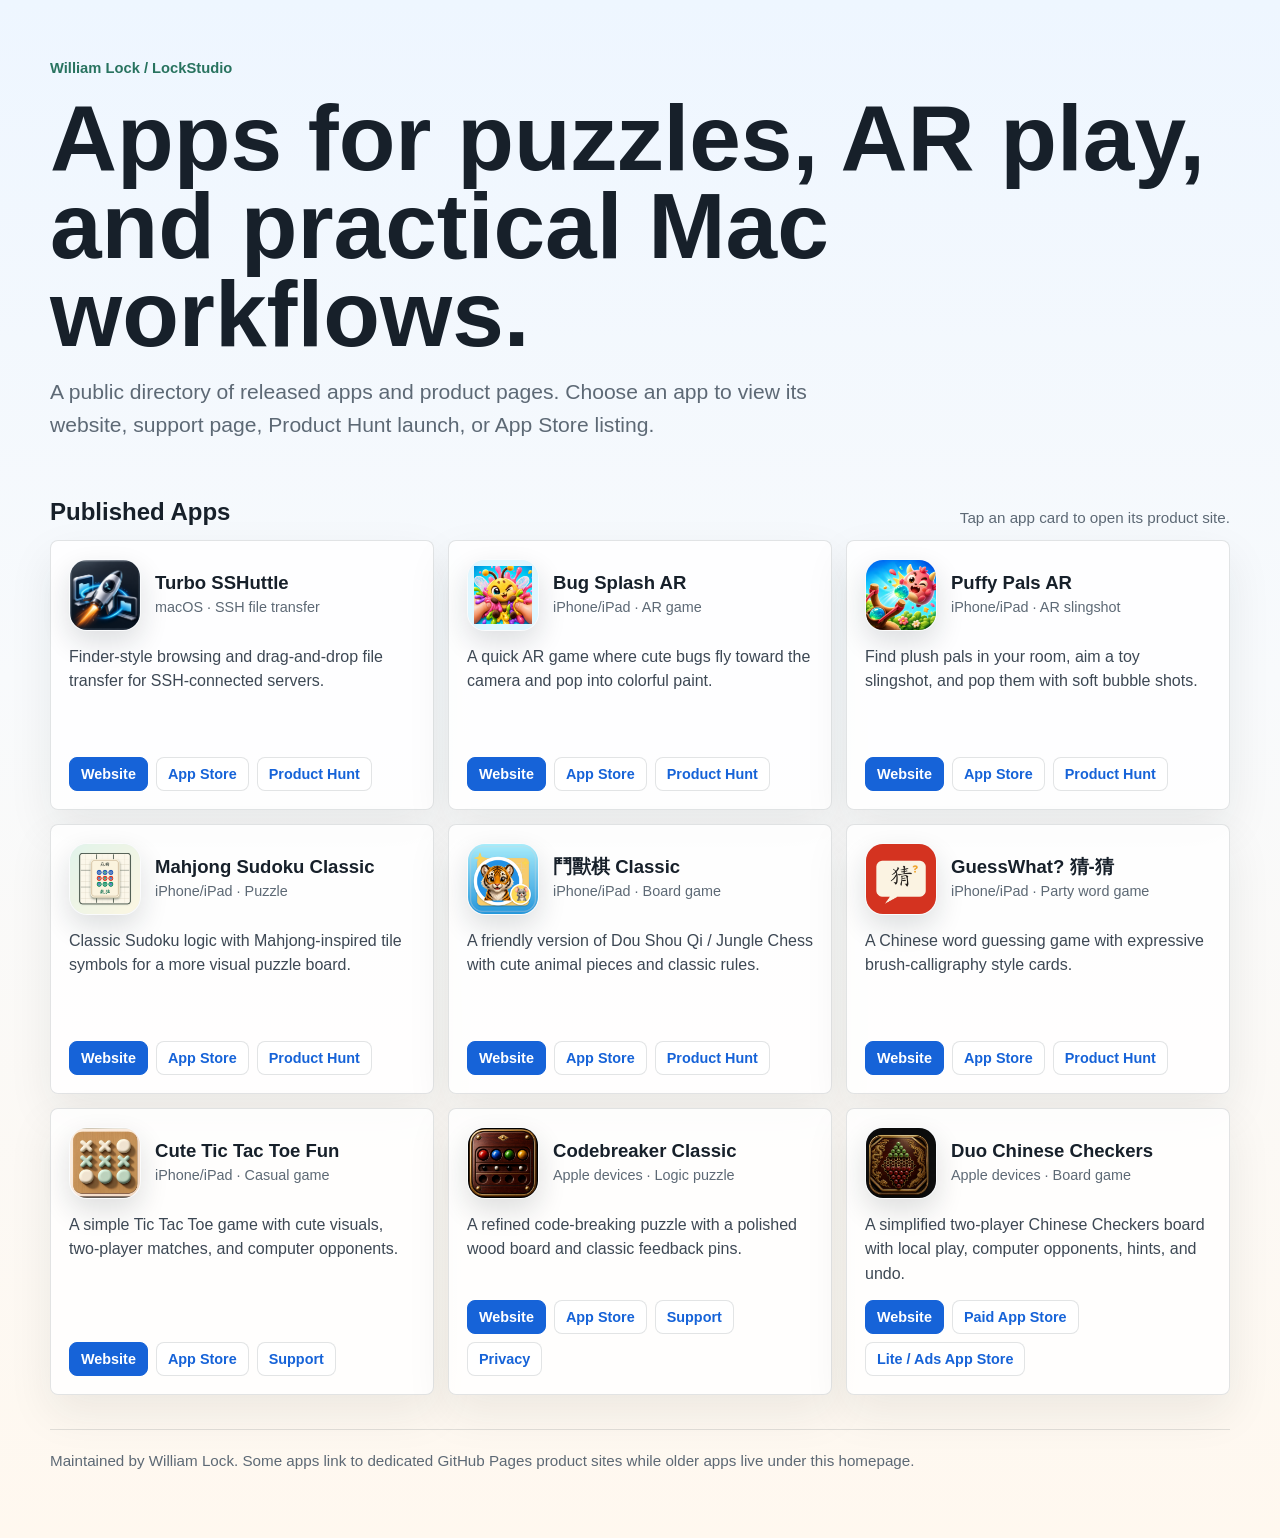
<file: index.html>
<!doctype html>
<html lang="en">
  <head>
    <meta charset="utf-8">
    <meta name="viewport" content="width=device-width, initial-scale=1">
    <title>LockStudio Apps by William Lock</title>
    <meta name="description" content="A directory of iPhone, iPad, Mac, and AR apps by William Lock / LockStudio.">
    <style>
      :root {
        color-scheme: light;
        --ink: #17202a;
        --muted: #5d6975;
        --paper: #f8fafc;
        --panel: #ffffff;
        --line: rgb(23 32 42 / 0.12);
        --blue: #1663d8;
        --green: #28735f;
        --red: #c4322f;
      }

      * {
        box-sizing: border-box;
      }

      body {
        margin: 0;
        font-family: -apple-system, BlinkMacSystemFont, "Segoe UI", sans-serif;
        color: var(--ink);
        background:
          linear-gradient(180deg, #eef6ff 0%, var(--paper) 44%, #fff8ef 100%);
      }

      a {
        color: inherit;
      }

      main {
        width: min(1180px, calc(100% - 32px));
        margin: 0 auto;
        padding: 42px 0 54px;
      }

      .hero {
        display: grid;
        gap: 18px;
        padding: 18px 0 28px;
      }

      .eyebrow {
        margin: 0;
        color: var(--green);
        font-size: 0.92rem;
        font-weight: 800;
      }

      h1 {
        margin: 0;
        font-size: clamp(2.6rem, 8vw, 5.8rem);
        line-height: 0.95;
        letter-spacing: 0;
      }

      .lead {
        width: min(760px, 100%);
        margin: 0;
        color: var(--muted);
        font-size: clamp(1.05rem, 2.4vw, 1.32rem);
        line-height: 1.55;
      }

      .link-button {
        display: inline-flex;
        align-items: center;
        justify-content: center;
        min-height: 40px;
        padding: 0 13px;
        border: 1px solid var(--line);
        border-radius: 8px;
        background: rgb(255 255 255 / 0.78);
        color: var(--ink);
        font-weight: 750;
        text-decoration: none;
      }

      .link-button:hover {
        border-color: rgb(22 99 216 / 0.38);
        color: var(--blue);
      }

      .section-head {
        display: flex;
        align-items: end;
        justify-content: space-between;
        gap: 16px;
        margin: 28px 0 14px;
      }

      h2 {
        margin: 0;
        font-size: 1.5rem;
        letter-spacing: 0;
      }

      .section-note {
        margin: 0;
        color: var(--muted);
        font-size: 0.95rem;
      }

      .app-grid {
        display: grid;
        grid-template-columns: repeat(3, minmax(0, 1fr));
        gap: 14px;
      }

      .app-card {
        display: grid;
        grid-template-rows: auto 1fr auto;
        gap: 14px;
        min-height: 270px;
        padding: 18px;
        border: 1px solid var(--line);
        border-radius: 8px;
        background: rgb(255 255 255 / 0.82);
        box-shadow: 0 18px 45px rgb(23 32 42 / 0.08);
        text-decoration: none;
      }

      .app-card:hover {
        transform: translateY(-1px);
        border-color: rgb(22 99 216 / 0.3);
        box-shadow: 0 22px 54px rgb(23 32 42 / 0.12);
      }

      .app-top {
        display: flex;
        gap: 14px;
        align-items: center;
      }

      .app-icon {
        width: 72px;
        height: 72px;
        border-radius: 18px;
        border: 1px solid rgb(255 255 255 / 0.7);
        box-shadow: 0 12px 28px rgb(23 32 42 / 0.14);
        object-fit: cover;
        flex: 0 0 auto;
        background: #eef2f7;
      }

      .fallback-icon {
        display: grid;
        place-items: center;
        width: 72px;
        height: 72px;
        border-radius: 18px;
        background: linear-gradient(135deg, #1f2937, #56616d);
        color: white;
        font-size: 1.35rem;
        font-weight: 850;
        box-shadow: 0 12px 28px rgb(23 32 42 / 0.14);
        flex: 0 0 auto;
      }

      .app-title {
        margin: 0 0 4px;
        font-size: 1.16rem;
        line-height: 1.2;
      }

      .app-meta {
        margin: 0;
        color: var(--muted);
        font-size: 0.9rem;
        line-height: 1.35;
      }

      .app-copy {
        margin: 0;
        color: #3d4854;
        line-height: 1.52;
      }

      .app-links {
        display: flex;
        flex-wrap: wrap;
        gap: 8px;
      }

      .app-links a {
        display: inline-flex;
        min-height: 34px;
        align-items: center;
        justify-content: center;
        padding: 0 11px;
        border-radius: 8px;
        border: 1px solid var(--line);
        color: var(--blue);
        font-size: 0.9rem;
        font-weight: 780;
        text-decoration: none;
        background: #fff;
      }

      .app-links a.primary {
        color: #fff;
        border-color: var(--blue);
        background: var(--blue);
      }

      .footer {
        margin-top: 34px;
        padding-top: 22px;
        border-top: 1px solid var(--line);
        color: var(--muted);
        font-size: 0.95rem;
      }

      @media (max-width: 940px) {
        .app-grid {
          grid-template-columns: repeat(2, minmax(0, 1fr));
        }
      }

      @media (max-width: 640px) {
        main {
          width: min(100% - 24px, 560px);
          padding-top: 28px;
        }

        .section-head {
          align-items: start;
          flex-direction: column;
        }

        .app-grid {
          grid-template-columns: 1fr;
        }
      }
    </style>
  </head>
  <body>
    <main>
      <section class="hero" aria-label="LockStudio Apps">
        <p class="eyebrow">William Lock / LockStudio</p>
        <h1>Apps for puzzles, AR play, and practical Mac workflows.</h1>
        <p class="lead">
          A public directory of released apps and product pages. Choose an app to view its website,
          support page, Product Hunt launch, or App Store listing.
        </p>
      </section>

      <div class="section-head" id="featured-apps">
        <h2>Published Apps</h2>
        <p class="section-note">Tap an app card to open its product site.</p>
      </div>

      <section class="app-grid" aria-label="Published app list">
        <article class="app-card">
          <div class="app-top">
            <img class="app-icon" src="assets/apps/turbo-sshuttle-icon.png" alt="Turbo SSHuttle app icon" loading="lazy">
            <div>
              <h3 class="app-title">Turbo SSHuttle</h3>
              <p class="app-meta">macOS · SSH file transfer</p>
            </div>
          </div>
          <p class="app-copy">Finder-style browsing and drag-and-drop file transfer for SSH-connected servers.</p>
          <div class="app-links">
            <a class="primary" href="https://williamlock.github.io/Turbo-SSHuttle-Support/">Website</a>
            <a href="https://apps.apple.com/sg/app/turbo-sshuttle/id6775314412?mt=12">App Store</a>
            <a href="https://www.producthunt.com/products/turbo-sshuttle?launch=turbo-sshuttle">Product Hunt</a>
          </div>
        </article>

        <article class="app-card">
          <div class="app-top">
            <img class="app-icon" src="assets/apps/bug-splash-ar-icon.png" alt="Bug Splash AR app icon" loading="lazy">
            <div>
              <h3 class="app-title">Bug Splash AR</h3>
              <p class="app-meta">iPhone/iPad · AR game</p>
            </div>
          </div>
          <p class="app-copy">A quick AR game where cute bugs fly toward the camera and pop into colorful paint.</p>
          <div class="app-links">
            <a class="primary" href="https://williamlock.github.io/Bug-Splash-AR-Site/">Website</a>
            <a href="https://apps.apple.com/us/app/bug-splash-ar/id6780440554">App Store</a>
            <a href="https://www.producthunt.com/products/bug-splash-ar?launch=bug-splash-ar">Product Hunt</a>
          </div>
        </article>

        <article class="app-card">
          <div class="app-top">
            <img class="app-icon" src="assets/apps/puffy-pals-ar-icon.png" alt="Puffy Pals AR app icon" loading="lazy">
            <div>
              <h3 class="app-title">Puffy Pals AR</h3>
              <p class="app-meta">iPhone/iPad · AR slingshot</p>
            </div>
          </div>
          <p class="app-copy">Find plush pals in your room, aim a toy slingshot, and pop them with soft bubble shots.</p>
          <div class="app-links">
            <a class="primary" href="https://williamlock.github.io/Puffy-Pals-AR-Site/">Website</a>
            <a href="https://apps.apple.com/us/app/puffy-pals-ar/id6779803386">App Store</a>
            <a href="https://www.producthunt.com/products/puffy-pals-ar?launch=puffy-pals-ar">Product Hunt</a>
          </div>
        </article>

        <article class="app-card">
          <div class="app-top">
            <img class="app-icon" src="assets/apps/mahjong-sudoku-icon.png" alt="Mahjong Sudoku Classic app icon" loading="lazy">
            <div>
              <h3 class="app-title">Mahjong Sudoku Classic</h3>
              <p class="app-meta">iPhone/iPad · Puzzle</p>
            </div>
          </div>
          <p class="app-copy">Classic Sudoku logic with Mahjong-inspired tile symbols for a more visual puzzle board.</p>
          <div class="app-links">
            <a class="primary" href="https://williamlock.github.io/Mahjong-Sudoku-Site/">Website</a>
            <a href="https://apps.apple.com/us/app/mahjong-sudoku-classic-%E9%BA%BB%E5%B0%86%E6%95%B0%E7%8B%AC/id6775403580">App Store</a>
            <a href="https://www.producthunt.com/products/mahjong-sudoku-classic?launch=mahjong-sudoku-classic">Product Hunt</a>
          </div>
        </article>

        <article class="app-card">
          <div class="app-top">
            <img class="app-icon" src="assets/apps/animal-chess-icon.png" alt="鬥獸棋 Classic app icon" loading="lazy">
            <div>
              <h3 class="app-title">鬥獸棋 Classic</h3>
              <p class="app-meta">iPhone/iPad · Board game</p>
            </div>
          </div>
          <p class="app-copy">A friendly version of Dou Shou Qi / Jungle Chess with cute animal pieces and classic rules.</p>
          <div class="app-links">
            <a class="primary" href="https://williamlock.github.io/Animal-Chess-Site/">Website</a>
            <a href="https://apps.apple.com/us/app/%E9%AC%A5%E7%8D%B8%E6%A3%8B-classic/id6775230075">App Store</a>
            <a href="https://www.producthunt.com/products/classic?launch=classic">Product Hunt</a>
          </div>
        </article>

        <article class="app-card">
          <div class="app-top">
            <img class="app-icon" src="assets/apps/guesswhat-icon.png" alt="GuessWhat? 猜-猜 app icon" loading="lazy">
            <div>
              <h3 class="app-title">GuessWhat? 猜-猜</h3>
              <p class="app-meta">iPhone/iPad · Party word game</p>
            </div>
          </div>
          <p class="app-copy">A Chinese word guessing game with expressive brush-calligraphy style cards.</p>
          <div class="app-links">
            <a class="primary" href="https://williamlock.github.io/GuessWhat-Caicai-Site/">Website</a>
            <a href="https://apps.apple.com/us/app/guesswhat-%E7%8C%9C-%E7%8C%9C/id6775619358">App Store</a>
            <a href="https://www.producthunt.com/products/guesswhat-2?launch=guesswhat-2">Product Hunt</a>
          </div>
        </article>

        <article class="app-card">
          <div class="app-top">
            <img class="app-icon" src="assets/apps/cute-tic-tac-toe-icon.jpg" alt="Cute Tic Tac Toe Fun app icon" loading="lazy">
            <div>
              <h3 class="app-title">Cute Tic Tac Toe Fun</h3>
              <p class="app-meta">iPhone/iPad · Casual game</p>
            </div>
          </div>
          <p class="app-copy">A simple Tic Tac Toe game with cute visuals, two-player matches, and computer opponents.</p>
          <div class="app-links">
            <a class="primary" href="cute-tic-tac-toe/">Website</a>
            <a href="https://apps.apple.com/app/id6775123972">App Store</a>
            <a href="https://williamlock.github.io/cute-tic-tac-toe-support/">Support</a>
          </div>
        </article>

        <article class="app-card">
          <div class="app-top">
            <img class="app-icon" src="assets/apps/codebreaker-classic-icon.png" alt="Codebreaker Classic app icon" loading="lazy">
            <div>
              <h3 class="app-title">Codebreaker Classic</h3>
              <p class="app-meta">Apple devices · Logic puzzle</p>
            </div>
          </div>
          <p class="app-copy">A refined code-breaking puzzle with a polished wood board and classic feedback pins.</p>
          <div class="app-links">
            <a class="primary" href="codebreaker-classic/">Website</a>
            <a href="https://apps.apple.com/us/app/codebreaker-classic-lite/id6779849586">App Store</a>
            <a href="codebreaker-classic/support.html">Support</a>
            <a href="codebreaker-classic/privacy.html">Privacy</a>
          </div>
        </article>

        <article class="app-card">
          <div class="app-top">
            <img class="app-icon" src="assets/apps/duo-chinese-checkers-icon.png" alt="Duo Chinese Checkers app icon" loading="lazy">
            <div>
              <h3 class="app-title">Duo Chinese Checkers</h3>
              <p class="app-meta">Apple devices · Board game</p>
            </div>
          </div>
          <p class="app-copy">A simplified two-player Chinese Checkers board with local play, computer opponents, hints, and undo.</p>
          <div class="app-links">
            <a class="primary" href="duo-chinese-checkers/">Website</a>
            <a href="https://apps.apple.com/us/app/duo-chinese-checkers/id6783922386">Paid App Store</a>
            <a href="https://apps.apple.com/us/app/duo-chinese-checkers-lite/id6783923236">Lite / Ads App Store</a>
          </div>
        </article>
      </section>

      <p class="footer">
        Maintained by William Lock. Some apps link to dedicated GitHub Pages product sites while older apps live under this homepage.
      </p>
    </main>
  </body>
</html>
</file>
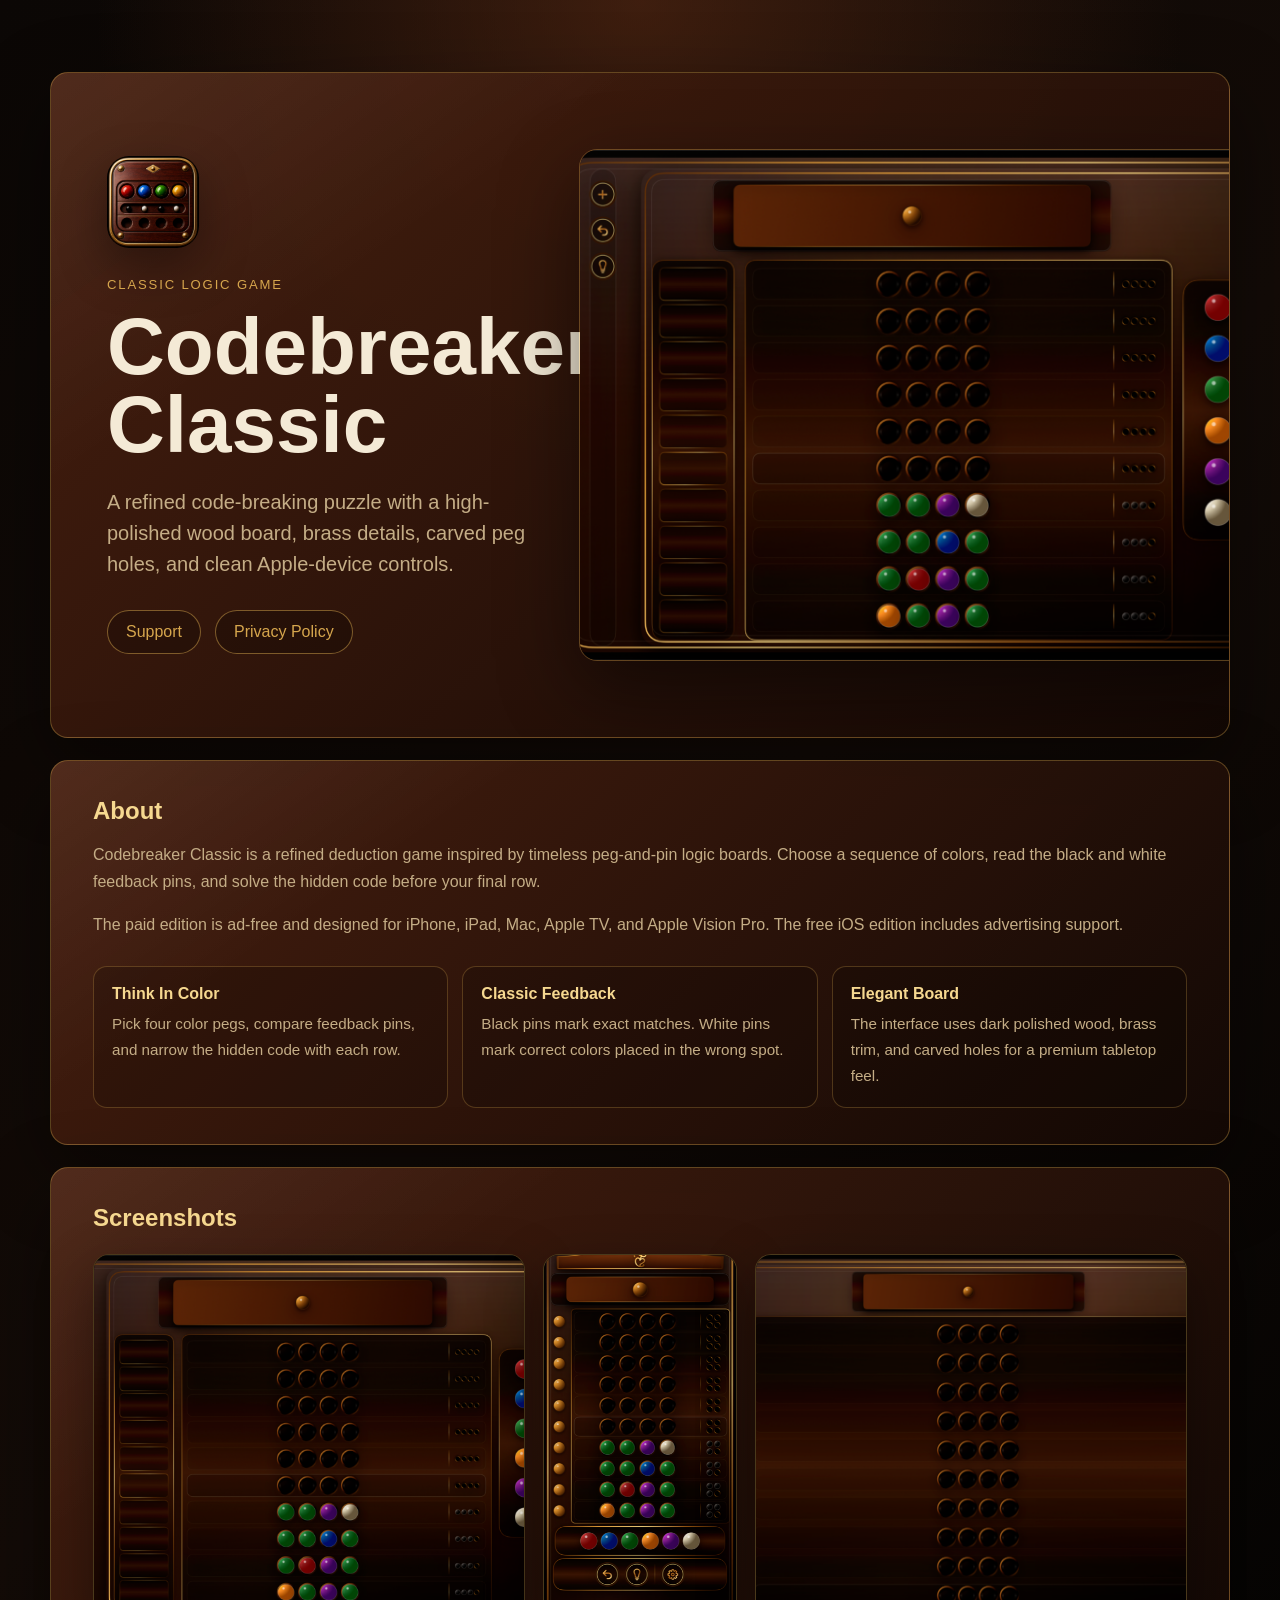
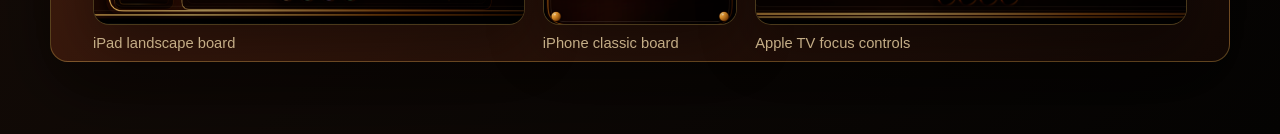
<file: codebreaker-classic/index.html>
<!doctype html>
<html lang="en">
<head>
  <meta charset="utf-8">
  <meta name="viewport" content="width=device-width, initial-scale=1">
  <title>Codebreaker Classic</title>
  <meta name="description" content="Codebreaker Classic is a polished wood-and-brass logic puzzle game for iPhone, iPad, Mac, Apple TV, and Apple Vision Pro.">
  <link rel="stylesheet" href="styles.css">
</head>
<body>
  <main class="page">
    <section class="hero home-hero">
      <div class="hero-copy">
        <img class="app-icon" src="assets/app-icon.png" alt="Codebreaker Classic app icon">
        <p class="eyebrow">Classic logic game</p>
        <h1>Codebreaker Classic</h1>
        <p class="lead">
          A refined code-breaking puzzle with a high-polished wood board, brass details,
          carved peg holes, and clean Apple-device controls.
        </p>
        <div class="links">
          <a href="support.html">Support</a>
          <a href="privacy.html">Privacy Policy</a>
        </div>
      </div>
      <div class="hero-shot">
        <img src="assets/ipad-progress.png" alt="Codebreaker Classic gameplay on iPad">
      </div>
    </section>

    <section class="content">
      <h2>About</h2>
      <p>
        Codebreaker Classic is a refined deduction game inspired by timeless peg-and-pin logic boards.
        Choose a sequence of colors, read the black and white feedback pins, and solve the hidden code
        before your final row.
      </p>
      <p>
        The paid edition is ad-free and designed for iPhone, iPad, Mac, Apple TV, and Apple Vision Pro.
        The free iOS edition includes advertising support.
      </p>

      <div class="feature-grid" aria-label="Game highlights">
        <article>
          <h3>Think In Color</h3>
          <p>Pick four color pegs, compare feedback pins, and narrow the hidden code with each row.</p>
        </article>
        <article>
          <h3>Classic Feedback</h3>
          <p>Black pins mark exact matches. White pins mark correct colors placed in the wrong spot.</p>
        </article>
        <article>
          <h3>Elegant Board</h3>
          <p>The interface uses dark polished wood, brass trim, and carved holes for a premium tabletop feel.</p>
        </article>
      </div>
    </section>

    <section class="content">
      <h2>Screenshots</h2>
      <div class="screenshots">
        <figure class="wide-shot">
          <img src="assets/ipad-progress.png" alt="Landscape iPad board with guesses and feedback pins">
          <figcaption>iPad landscape board</figcaption>
        </figure>
        <figure>
          <img src="assets/iphone-progress.png" alt="Portrait iPhone board with color pegs">
          <figcaption>iPhone classic board</figcaption>
        </figure>
        <figure class="wide-shot">
          <img src="assets/tvos-focused.png" alt="Apple TV gameplay with a focused color peg">
          <figcaption>Apple TV focus controls</figcaption>
        </figure>
      </div>
    </section>
  </main>
</body>
</html>
</file>
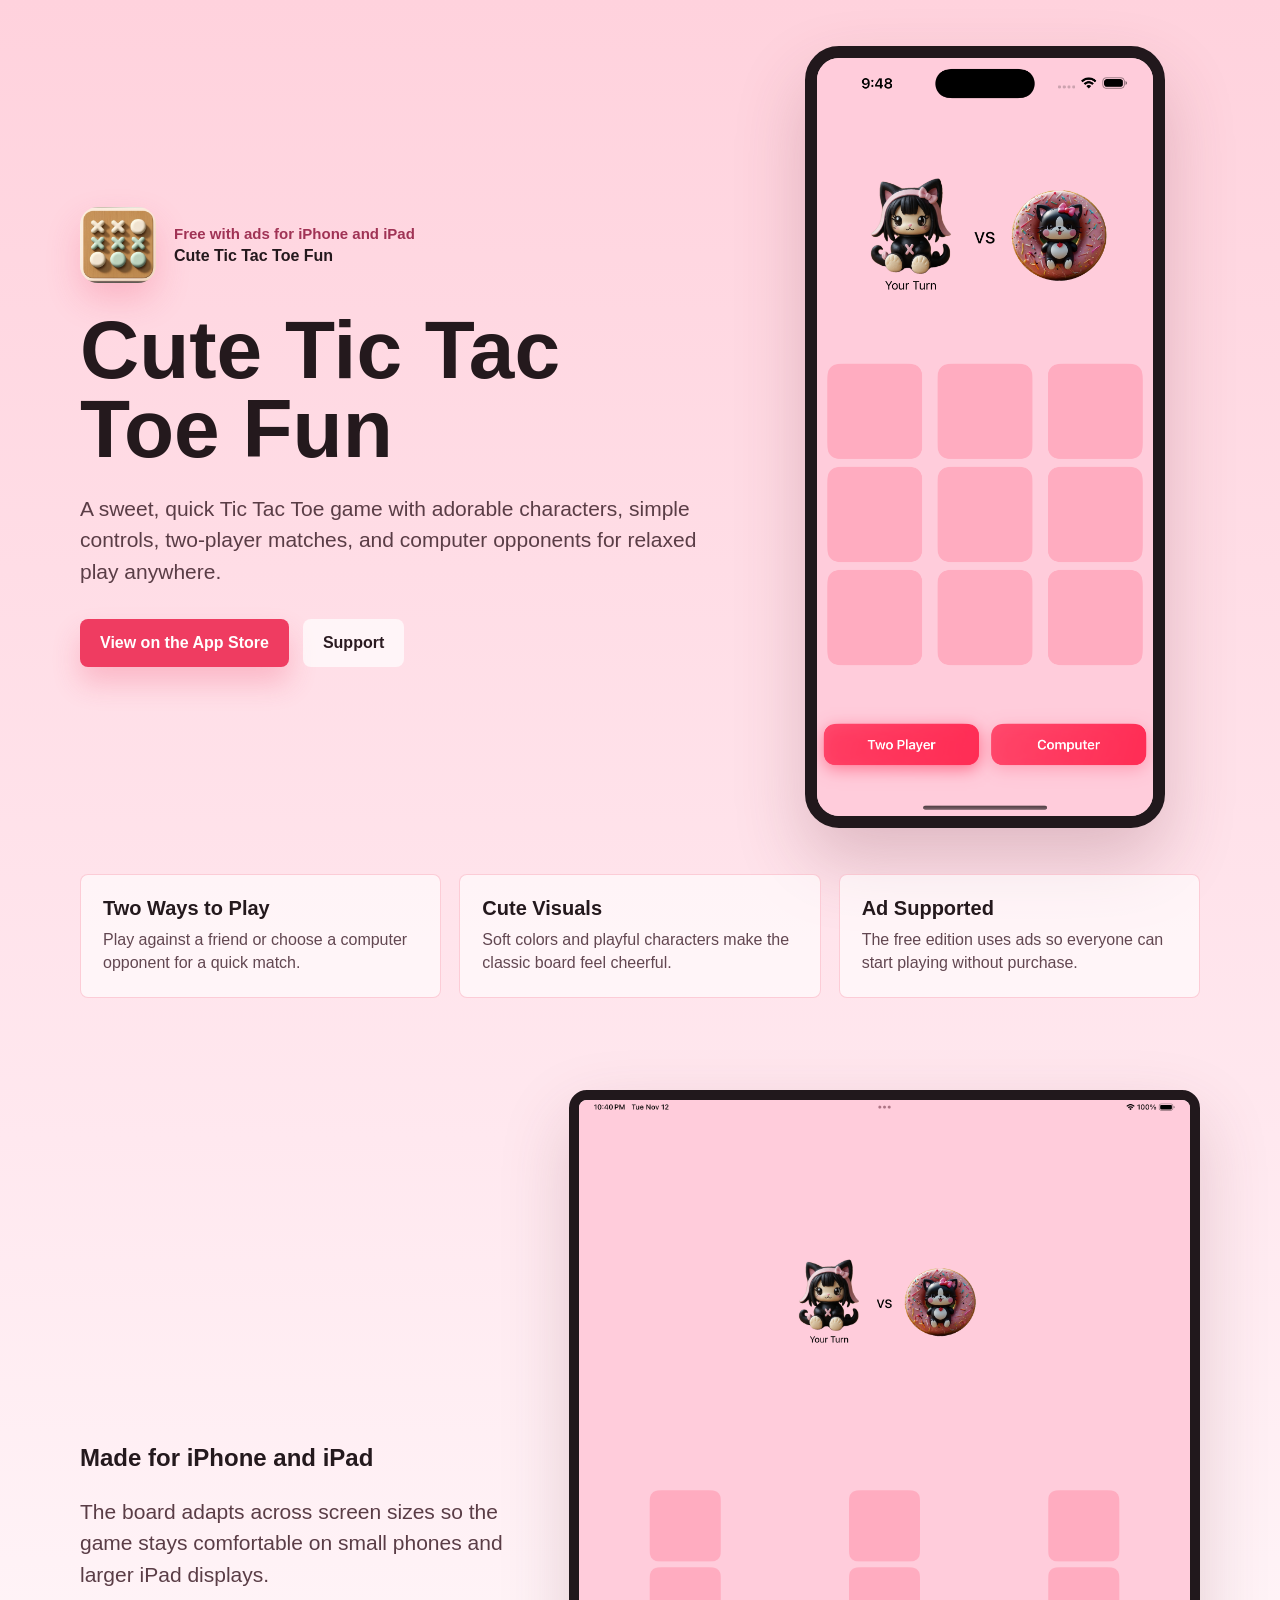
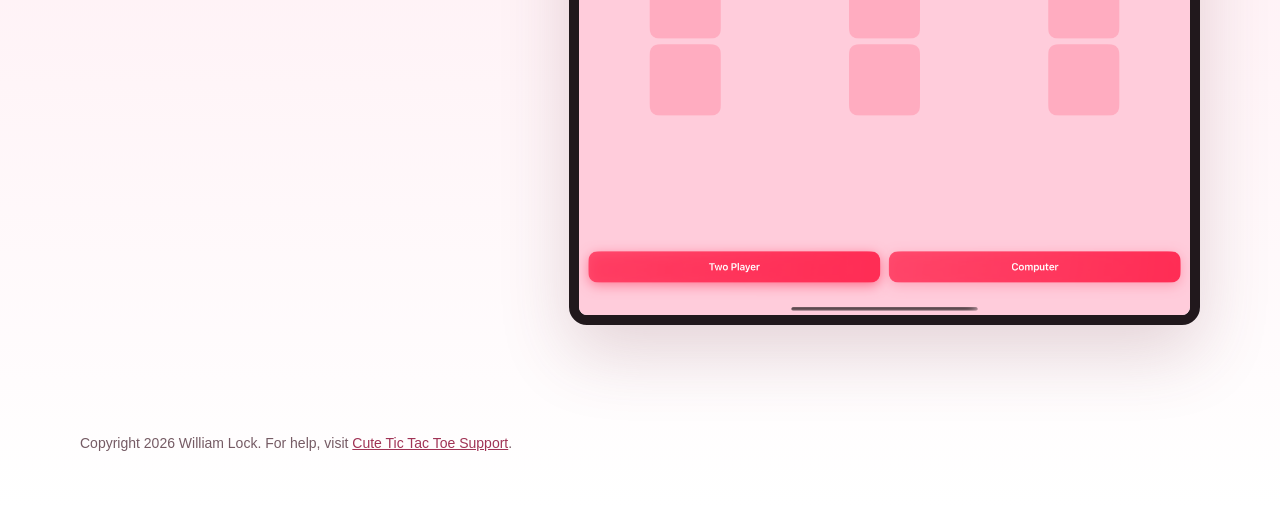
<file: cute-tic-tac-toe/index.html>
<!doctype html>
<html lang="en">
  <head>
    <meta charset="utf-8">
    <meta name="viewport" content="width=device-width, initial-scale=1">
    <title>Cute Tic Tac Toe Fun</title>
    <meta name="description" content="Cute Tic Tac Toe Fun is an ad-supported Tic Tac Toe game for iPhone and iPad with adorable graphics, two-player mode, and computer opponents.">
    <style>
      :root {
        color-scheme: light;
        font-family: -apple-system, BlinkMacSystemFont, "Segoe UI", sans-serif;
        background: #ffd4df;
        color: #24191d;
      }

      * {
        box-sizing: border-box;
      }

      body {
        margin: 0;
        min-height: 100vh;
        background: linear-gradient(180deg, #ffd2dd 0%, #ffe8ef 54%, #ffffff 100%);
      }

      main {
        width: min(1120px, calc(100vw - 36px));
        margin: 0 auto;
      }

      .hero {
        min-height: 82vh;
        display: grid;
        grid-template-columns: minmax(0, 1fr) minmax(300px, 430px);
        align-items: center;
        gap: 48px;
        padding: 46px 0 28px;
      }

      .app-mark {
        display: flex;
        align-items: center;
        gap: 18px;
        margin-bottom: 28px;
      }

      .app-mark img {
        width: 76px;
        height: 76px;
        border-radius: 18px;
        box-shadow: 0 16px 34px rgba(239, 60, 97, 0.22);
      }

      .eyebrow {
        margin: 0 0 5px;
        color: #a03355;
        font-size: 15px;
        font-weight: 700;
      }

      h1 {
        margin: 0;
        font-size: clamp(42px, 8vw, 82px);
        line-height: 0.96;
        letter-spacing: 0;
      }

      .lead {
        width: min(620px, 100%);
        margin: 24px 0 0;
        color: #5a3d46;
        font-size: 21px;
        line-height: 1.5;
      }

      .actions {
        display: flex;
        flex-wrap: wrap;
        gap: 14px;
        margin-top: 32px;
      }

      .button {
        display: inline-flex;
        min-height: 48px;
        align-items: center;
        justify-content: center;
        border-radius: 8px;
        padding: 0 20px;
        color: #ffffff;
        background: #ef3c61;
        font-weight: 700;
        text-decoration: none;
        box-shadow: 0 16px 28px rgba(239, 60, 97, 0.24);
      }

      .button.secondary {
        color: #2b1b21;
        background: rgba(255, 255, 255, 0.7);
        box-shadow: none;
      }

      .phone-frame {
        justify-self: center;
        width: min(100%, 360px);
        aspect-ratio: 1320 / 2868;
        border: 12px solid #21181c;
        border-radius: 34px;
        overflow: hidden;
        background: #ffd4df;
        box-shadow: 0 34px 70px rgba(120, 53, 72, 0.24);
      }

      .phone-frame img {
        width: 100%;
        height: 100%;
        display: block;
        object-fit: cover;
      }

      .features {
        display: grid;
        grid-template-columns: repeat(3, minmax(0, 1fr));
        gap: 18px;
        padding: 18px 0 54px;
      }

      .feature {
        padding: 22px;
        border: 1px solid rgba(239, 60, 97, 0.22);
        border-radius: 8px;
        background: rgba(255, 255, 255, 0.62);
      }

      .feature h2 {
        margin: 0 0 8px;
        font-size: 20px;
      }

      .feature p {
        margin: 0;
        color: #624751;
        line-height: 1.45;
      }

      .screens {
        display: grid;
        grid-template-columns: minmax(0, 0.72fr) minmax(0, 1fr);
        align-items: center;
        gap: 34px;
        padding: 38px 0 70px;
      }

      .tablet {
        border-radius: 18px;
        overflow: hidden;
        border: 10px solid #21181c;
        box-shadow: 0 28px 70px rgba(120, 53, 72, 0.2);
      }

      .tablet img {
        width: 100%;
        display: block;
      }

      .footer {
        padding: 26px 0 42px;
        color: #755b64;
        font-size: 14px;
      }

      .footer a {
        color: #a03355;
      }

      @media (max-width: 780px) {
        main {
          width: min(100% - 24px, 560px);
        }

        .hero,
        .screens {
          min-height: auto;
          grid-template-columns: 1fr;
          padding-top: 28px;
        }

        .phone-frame {
          width: min(78vw, 310px);
        }

        .features {
          grid-template-columns: 1fr;
        }
      }
    </style>
  </head>
  <body>
    <main>
      <section class="hero" aria-label="Cute Tic Tac Toe Fun">
        <div>
          <div class="app-mark">
            <img src="assets/app-icon.jpg" alt="Cute Tic Tac Toe Fun app icon">
            <div>
              <p class="eyebrow">Free with ads for iPhone and iPad</p>
              <strong>Cute Tic Tac Toe Fun</strong>
            </div>
          </div>
          <h1>Cute Tic Tac Toe Fun</h1>
          <p class="lead">A sweet, quick Tic Tac Toe game with adorable characters, simple controls, two-player matches, and computer opponents for relaxed play anywhere.</p>
          <div class="actions">
            <a class="button" href="https://apps.apple.com/app/id6775123972">View on the App Store</a>
            <a class="button secondary" href="https://williamlock.github.io/cute-tic-tac-toe-support/">Support</a>
          </div>
        </div>
        <div class="phone-frame">
          <img src="assets/iphone-game.png" alt="Cute Tic Tac Toe Fun gameplay on iPhone">
        </div>
      </section>

      <section class="features" aria-label="Features">
        <article class="feature">
          <h2>Two Ways to Play</h2>
          <p>Play against a friend or choose a computer opponent for a quick match.</p>
        </article>
        <article class="feature">
          <h2>Cute Visuals</h2>
          <p>Soft colors and playful characters make the classic board feel cheerful.</p>
        </article>
        <article class="feature">
          <h2>Ad Supported</h2>
          <p>The free edition uses ads so everyone can start playing without purchase.</p>
        </article>
      </section>

      <section class="screens" aria-label="iPad screenshot">
        <div>
          <h2>Made for iPhone and iPad</h2>
          <p class="lead">The board adapts across screen sizes so the game stays comfortable on small phones and larger iPad displays.</p>
        </div>
        <div class="tablet">
          <img src="assets/ipad-game.png" alt="Cute Tic Tac Toe Fun gameplay on iPad">
        </div>
      </section>

      <footer class="footer">
        <p>Copyright 2026 William Lock. For help, visit <a href="https://williamlock.github.io/cute-tic-tac-toe-support/">Cute Tic Tac Toe Support</a>.</p>
      </footer>
    </main>
  </body>
</html>
</file>
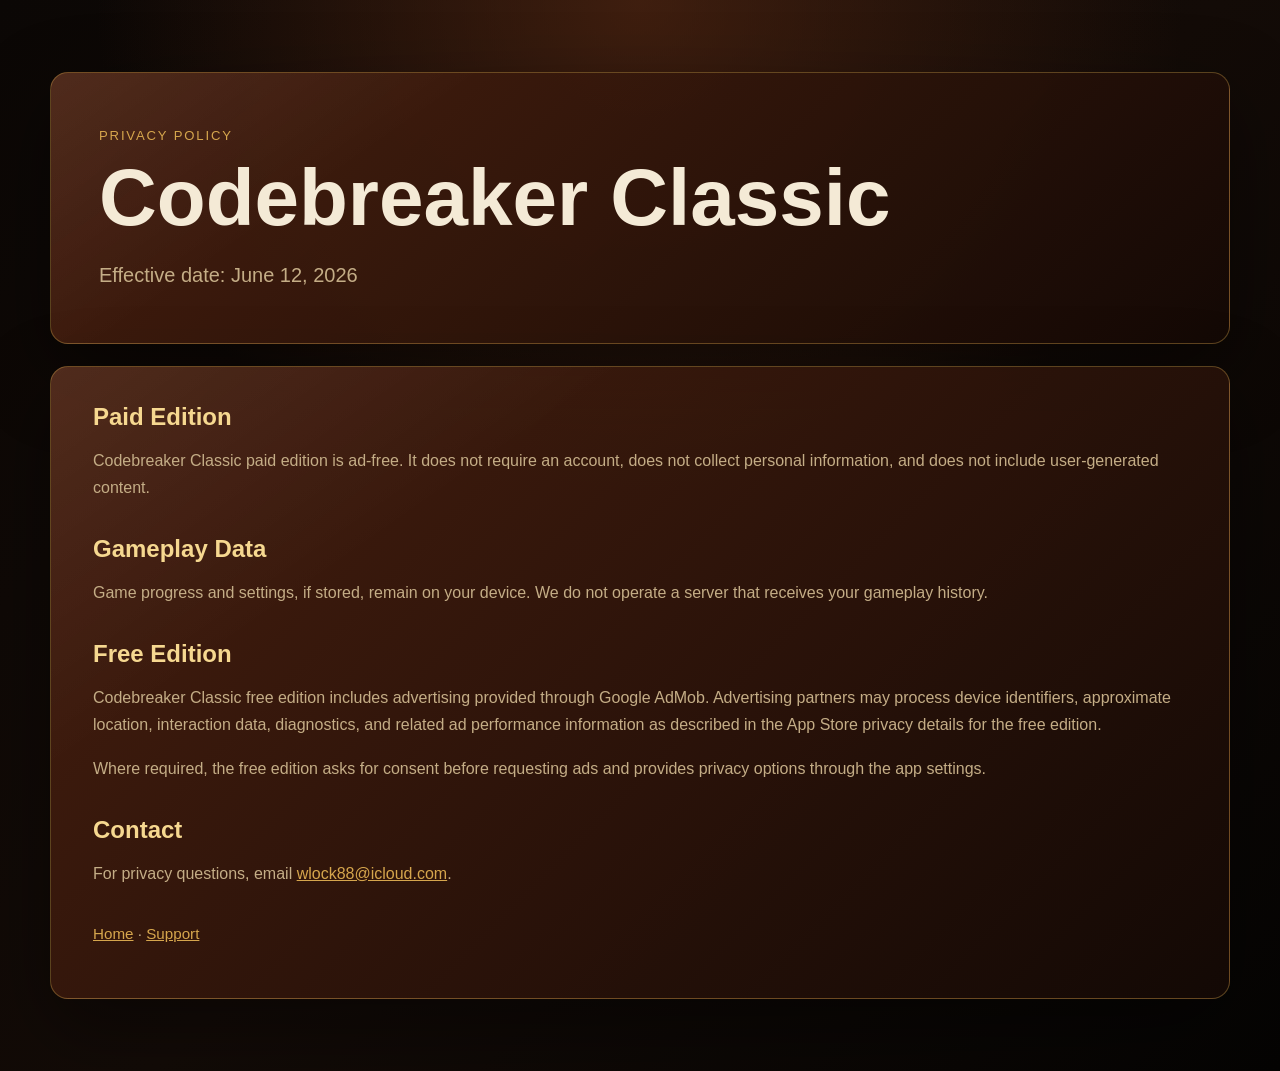
<file: codebreaker-classic/privacy.html>
<!doctype html>
<html lang="en">
<head>
  <meta charset="utf-8">
  <meta name="viewport" content="width=device-width, initial-scale=1">
  <title>Codebreaker Classic Privacy Policy</title>
  <meta name="description" content="Privacy policy for Codebreaker Classic.">
  <link rel="stylesheet" href="styles.css">
</head>
<body>
  <main class="page">
    <section class="hero compact">
      <p class="eyebrow">Privacy Policy</p>
      <h1>Codebreaker Classic</h1>
      <p class="lead">Effective date: June 12, 2026</p>
    </section>

    <section class="content">
      <h2>Paid Edition</h2>
      <p>
        Codebreaker Classic paid edition is ad-free. It does not require an account, does not collect personal
        information, and does not include user-generated content.
      </p>

      <h2>Gameplay Data</h2>
      <p>
        Game progress and settings, if stored, remain on your device. We do not operate a server that receives
        your gameplay history.
      </p>

      <h2>Free Edition</h2>
      <p>
        Codebreaker Classic free edition includes advertising provided through Google AdMob. Advertising partners
        may process device identifiers, approximate location, interaction data, diagnostics, and related ad
        performance information as described in the App Store privacy details for the free edition.
      </p>
      <p>
        Where required, the free edition asks for consent before requesting ads and provides privacy options
        through the app settings.
      </p>

      <h2>Contact</h2>
      <p>For privacy questions, email <a href="mailto:wlock88@icloud.com">wlock88@icloud.com</a>.</p>

      <p class="small"><a href="index.html">Home</a> · <a href="support.html">Support</a></p>
    </section>
  </main>
</body>
</html>
</file>
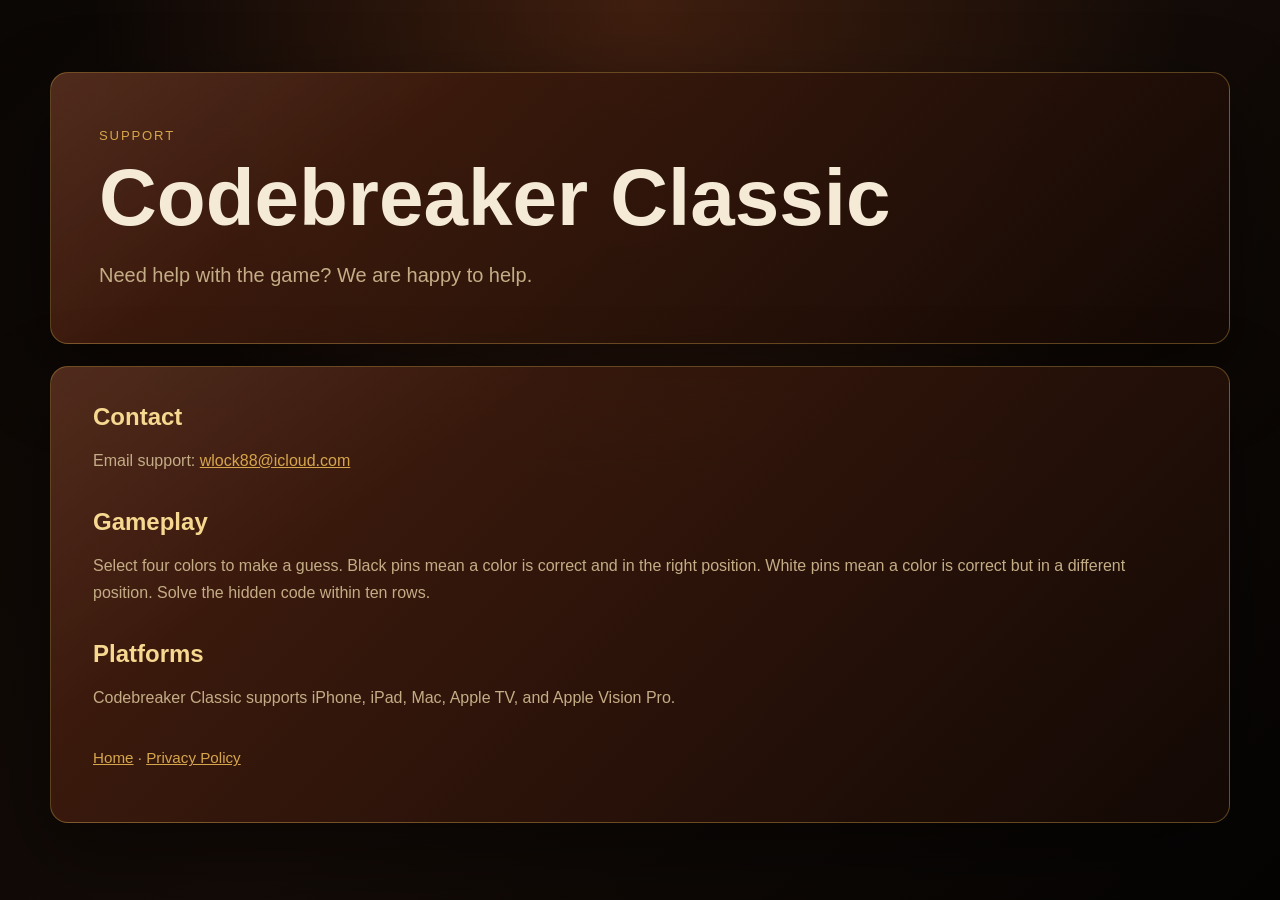
<file: codebreaker-classic/support.html>
<!doctype html>
<html lang="en">
<head>
  <meta charset="utf-8">
  <meta name="viewport" content="width=device-width, initial-scale=1">
  <title>Codebreaker Classic Support</title>
  <meta name="description" content="Support for Codebreaker Classic.">
  <link rel="stylesheet" href="styles.css">
</head>
<body>
  <main class="page">
    <section class="hero compact">
      <p class="eyebrow">Support</p>
      <h1>Codebreaker Classic</h1>
      <p class="lead">Need help with the game? We are happy to help.</p>
    </section>

    <section class="content">
      <h2>Contact</h2>
      <p>Email support: <a href="mailto:wlock88@icloud.com">wlock88@icloud.com</a></p>

      <h2>Gameplay</h2>
      <p>
        Select four colors to make a guess. Black pins mean a color is correct and in the right position.
        White pins mean a color is correct but in a different position. Solve the hidden code within ten rows.
      </p>

      <h2>Platforms</h2>
      <p>Codebreaker Classic supports iPhone, iPad, Mac, Apple TV, and Apple Vision Pro.</p>

      <p class="small"><a href="index.html">Home</a> · <a href="privacy.html">Privacy Policy</a></p>
    </section>
  </main>
</body>
</html>
</file>
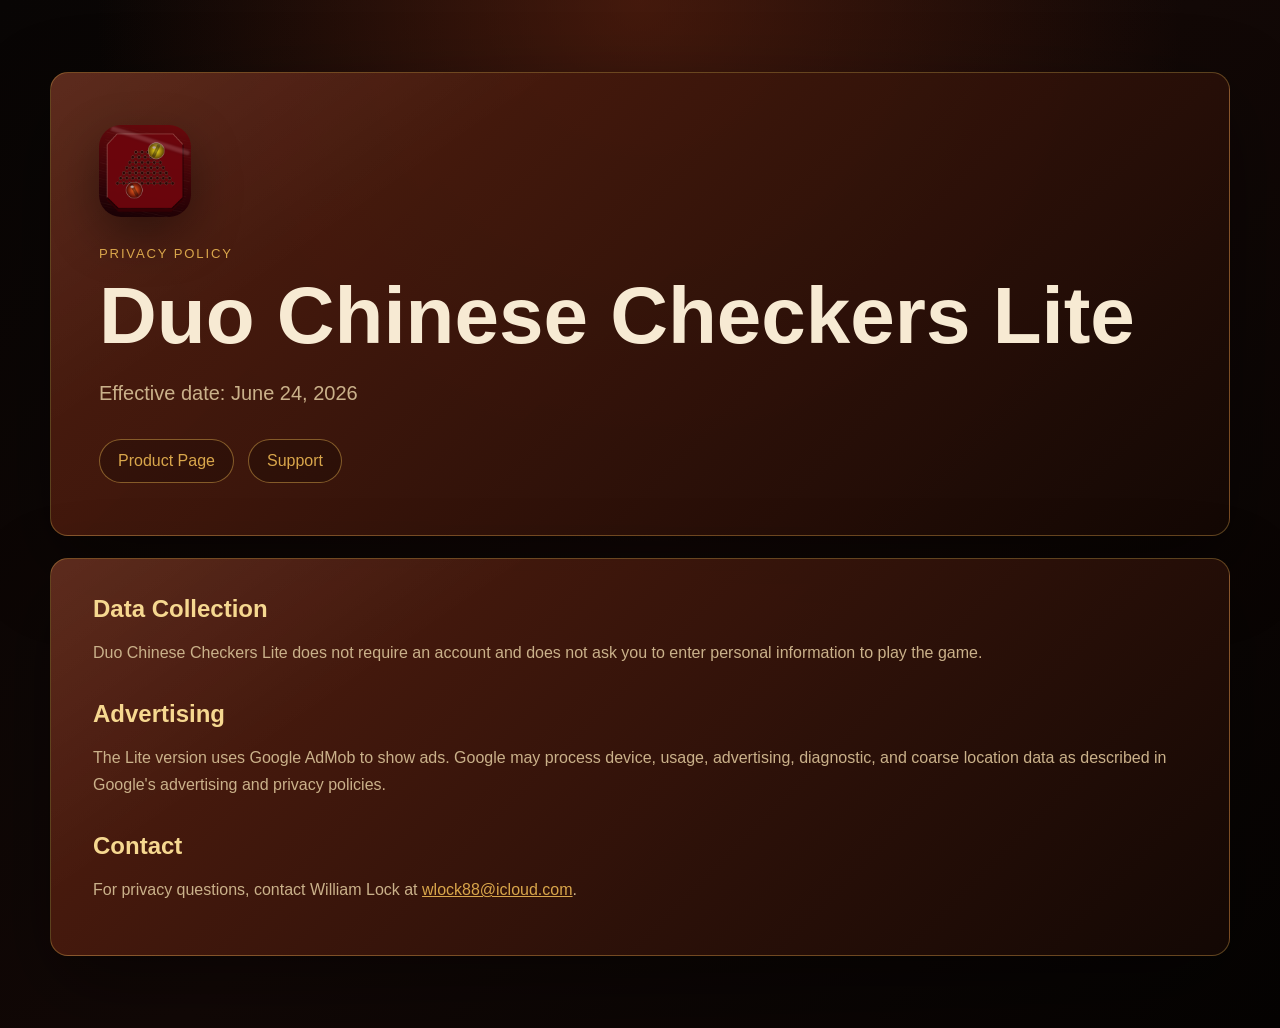
<file: duo-chinese-checkers-lite/privacy.html>
<!doctype html>
<html lang="en">
<head>
  <meta charset="utf-8">
  <meta name="viewport" content="width=device-width, initial-scale=1">
  <title>Duo Chinese Checkers Lite Privacy Policy</title>
  <meta name="description" content="Privacy policy for Duo Chinese Checkers Lite.">
  <link rel="stylesheet" href="../duo-chinese-checkers/styles.css">
</head>
<body>
  <main class="page">
    <section class="hero compact">
      <img class="app-icon" src="../duo-chinese-checkers/assets/app-icon.png" alt="Duo Chinese Checkers Lite app icon">
      <p class="eyebrow">Privacy Policy</p>
      <h1>Duo Chinese Checkers Lite</h1>
      <p class="lead">Effective date: June 24, 2026</p>
      <div class="links">
        <a href="index.html">Product Page</a>
        <a href="support.html">Support</a>
      </div>
    </section>

    <section class="content">
      <h2>Data Collection</h2>
      <p>
        Duo Chinese Checkers Lite does not require an account and does not ask you to
        enter personal information to play the game.
      </p>

      <h2>Advertising</h2>
      <p>
        The Lite version uses Google AdMob to show ads. Google may process device,
        usage, advertising, diagnostic, and coarse location data as described in
        Google's advertising and privacy policies.
      </p>

      <h2>Contact</h2>
      <p>
        For privacy questions, contact William Lock at
        <a href="mailto:wlock88@icloud.com">wlock88@icloud.com</a>.
      </p>
    </section>
  </main>
</body>
</html>
</file>
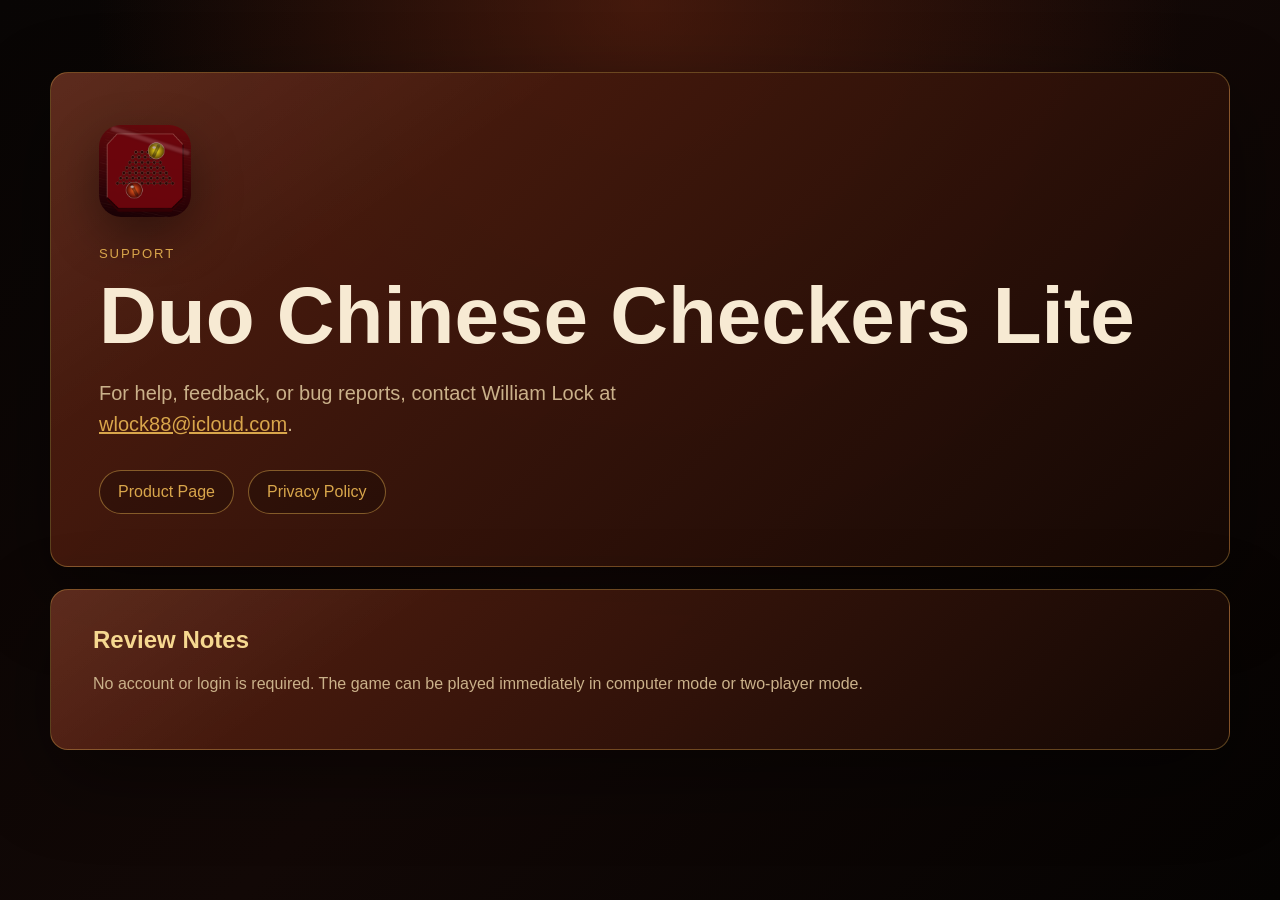
<file: duo-chinese-checkers-lite/support.html>
<!doctype html>
<html lang="en">
<head>
  <meta charset="utf-8">
  <meta name="viewport" content="width=device-width, initial-scale=1">
  <title>Duo Chinese Checkers Lite Support</title>
  <meta name="description" content="Support for Duo Chinese Checkers Lite.">
  <link rel="stylesheet" href="../duo-chinese-checkers/styles.css">
</head>
<body>
  <main class="page">
    <section class="hero compact">
      <img class="app-icon" src="../duo-chinese-checkers/assets/app-icon.png" alt="Duo Chinese Checkers Lite app icon">
      <p class="eyebrow">Support</p>
      <h1>Duo Chinese Checkers Lite</h1>
      <p class="lead">
        For help, feedback, or bug reports, contact William Lock at
        <a href="mailto:wlock88@icloud.com">wlock88@icloud.com</a>.
      </p>
      <div class="links">
        <a href="index.html">Product Page</a>
        <a href="privacy.html">Privacy Policy</a>
      </div>
    </section>

    <section class="content">
      <h2>Review Notes</h2>
      <p>
        No account or login is required. The game can be played immediately in computer
        mode or two-player mode.
      </p>
    </section>
  </main>
</body>
</html>
</file>
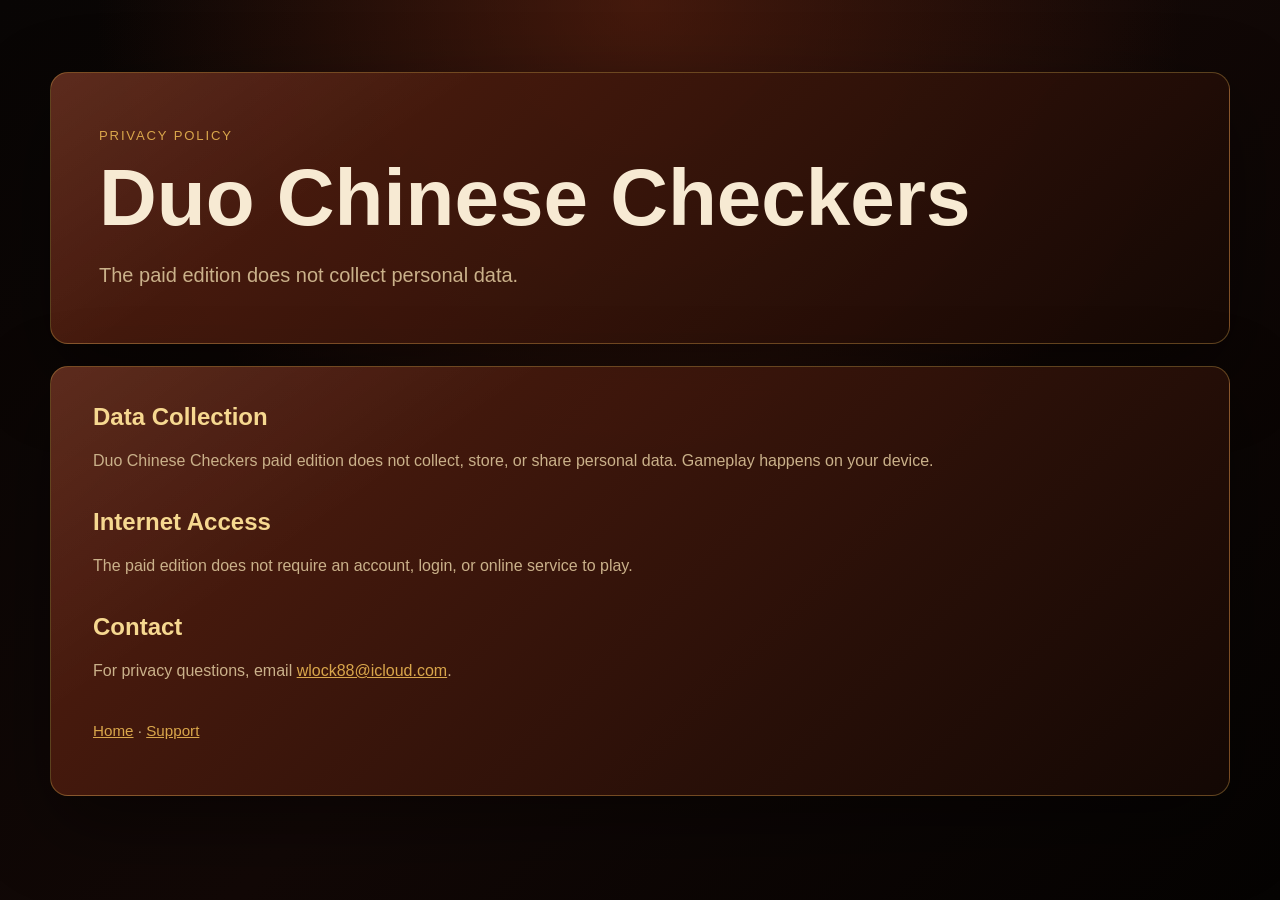
<file: duo-chinese-checkers/privacy.html>
<!doctype html>
<html lang="en">
<head>
  <meta charset="utf-8">
  <meta name="viewport" content="width=device-width, initial-scale=1">
  <title>Duo Chinese Checkers Privacy Policy</title>
  <meta name="description" content="Privacy policy for Duo Chinese Checkers.">
  <link rel="stylesheet" href="styles.css">
</head>
<body>
  <main class="page">
    <section class="hero compact">
      <p class="eyebrow">Privacy Policy</p>
      <h1>Duo Chinese Checkers</h1>
      <p class="lead">The paid edition does not collect personal data.</p>
    </section>

    <section class="content">
      <h2>Data Collection</h2>
      <p>
        Duo Chinese Checkers paid edition does not collect, store, or share personal data.
        Gameplay happens on your device.
      </p>

      <h2>Internet Access</h2>
      <p>
        The paid edition does not require an account, login, or online service to play.
      </p>

      <h2>Contact</h2>
      <p>For privacy questions, email <a href="mailto:wlock88@icloud.com">wlock88@icloud.com</a>.</p>

      <p class="small"><a href="index.html">Home</a> · <a href="support.html">Support</a></p>
    </section>
  </main>
</body>
</html>
</file>
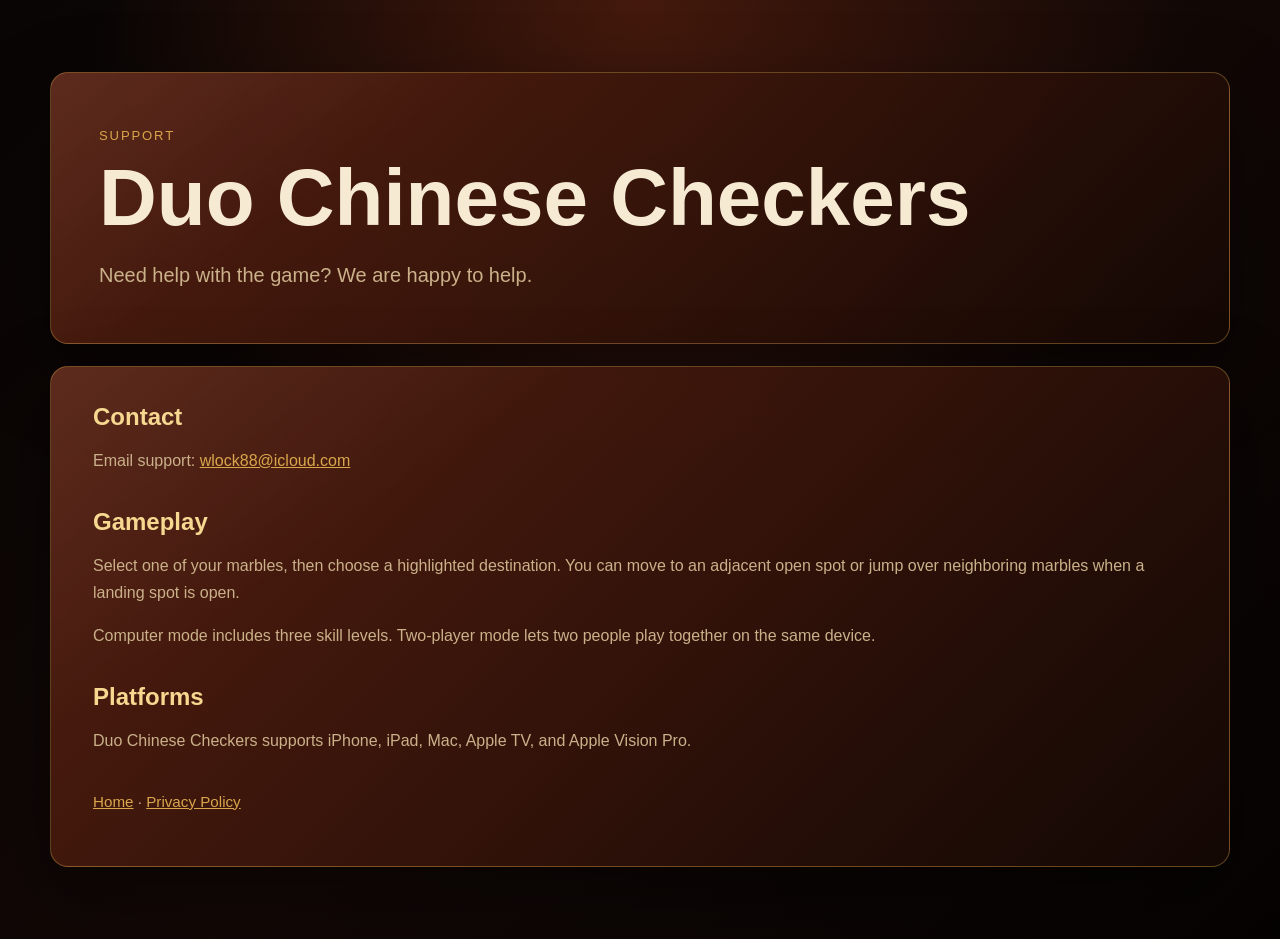
<file: duo-chinese-checkers/support.html>
<!doctype html>
<html lang="en">
<head>
  <meta charset="utf-8">
  <meta name="viewport" content="width=device-width, initial-scale=1">
  <title>Duo Chinese Checkers Support</title>
  <meta name="description" content="Support for Duo Chinese Checkers.">
  <link rel="stylesheet" href="styles.css">
</head>
<body>
  <main class="page">
    <section class="hero compact">
      <p class="eyebrow">Support</p>
      <h1>Duo Chinese Checkers</h1>
      <p class="lead">Need help with the game? We are happy to help.</p>
    </section>

    <section class="content">
      <h2>Contact</h2>
      <p>Email support: <a href="mailto:wlock88@icloud.com">wlock88@icloud.com</a></p>

      <h2>Gameplay</h2>
      <p>
        Select one of your marbles, then choose a highlighted destination. You can move
        to an adjacent open spot or jump over neighboring marbles when a landing spot is open.
      </p>
      <p>
        Computer mode includes three skill levels. Two-player mode lets two people play
        together on the same device.
      </p>

      <h2>Platforms</h2>
      <p>Duo Chinese Checkers supports iPhone, iPad, Mac, Apple TV, and Apple Vision Pro.</p>

      <p class="small"><a href="index.html">Home</a> · <a href="privacy.html">Privacy Policy</a></p>
    </section>
  </main>
</body>
</html>
</file>
<file: codebreaker-classic/styles.css>
:root {
  color-scheme: dark;
  --bg: #130b07;
  --panel: #24120a;
  --wood: #4b2110;
  --brass: #d6a64d;
  --text: #f4ead6;
  --muted: #c4ad86;
}

* {
  box-sizing: border-box;
}

body {
  margin: 0;
  min-height: 100vh;
  font-family: -apple-system, BlinkMacSystemFont, "Segoe UI", sans-serif;
  background:
    radial-gradient(circle at top, rgba(92, 43, 20, 0.62), transparent 34rem),
    linear-gradient(135deg, #0b0705, var(--bg) 52%, #050403);
  color: var(--text);
}

a {
  color: var(--brass);
}

.page {
  width: min(1180px, calc(100% - 40px));
  margin: 0 auto;
  padding: 72px 0;
}

.hero,
.content {
  border: 1px solid rgba(214, 166, 77, 0.36);
  border-radius: 18px;
  background:
    linear-gradient(145deg, rgba(255, 255, 255, 0.06), transparent 28%),
    linear-gradient(135deg, rgba(75, 33, 16, 0.92), rgba(20, 9, 5, 0.94));
  box-shadow: 0 28px 80px rgba(0, 0, 0, 0.42);
}

.hero {
  padding: 76px 56px;
}

.home-hero {
  display: grid;
  grid-template-columns: minmax(0, 0.72fr) minmax(360px, 1fr);
  gap: 44px;
  align-items: center;
  overflow: hidden;
}

.hero-copy {
  min-width: 0;
}

.app-icon {
  width: 92px;
  height: 92px;
  margin-bottom: 22px;
  border-radius: 22px;
  box-shadow: 0 18px 48px rgba(0, 0, 0, 0.38);
}

.hero-shot {
  position: relative;
  margin-right: -88px;
}

.hero-shot img {
  display: block;
  width: 100%;
  border: 1px solid rgba(214, 166, 77, 0.34);
  border-radius: 18px;
  box-shadow: 0 28px 80px rgba(0, 0, 0, 0.48);
}

.hero.compact {
  padding: 52px 48px;
}

.eyebrow {
  margin: 0 0 12px;
  color: var(--brass);
  font-size: 0.82rem;
  letter-spacing: 0.14em;
  text-transform: uppercase;
}

h1 {
  margin: 0;
  font-size: clamp(2.5rem, 7vw, 5rem);
  line-height: 0.98;
}

h2 {
  margin: 34px 0 10px;
  color: #f6d890;
}

h3 {
  margin: 0 0 8px;
  color: #f6d890;
  font-size: 1rem;
}

h2:first-child {
  margin-top: 0;
}

.lead {
  max-width: 680px;
  margin: 22px 0 0;
  color: var(--muted);
  font-size: 1.25rem;
  line-height: 1.55;
}

.links {
  display: flex;
  gap: 14px;
  flex-wrap: wrap;
  margin-top: 30px;
}

.links a {
  padding: 12px 18px;
  border: 1px solid rgba(214, 166, 77, 0.5);
  border-radius: 999px;
  text-decoration: none;
  background: rgba(0, 0, 0, 0.22);
}

.content {
  margin-top: 22px;
  padding: 36px 42px;
}

p {
  color: var(--muted);
  line-height: 1.7;
}

.feature-grid {
  display: grid;
  grid-template-columns: repeat(3, 1fr);
  gap: 14px;
  margin-top: 28px;
}

.feature-grid article {
  min-width: 0;
  padding: 18px;
  border: 1px solid rgba(214, 166, 77, 0.28);
  border-radius: 14px;
  background: rgba(0, 0, 0, 0.18);
}

.feature-grid p {
  margin: 0;
  font-size: 0.95rem;
}

.screenshots {
  display: grid;
  grid-template-columns: 1.2fr 0.54fr 1.2fr;
  gap: 18px;
  align-items: stretch;
  margin-top: 22px;
}

figure {
  margin: 0;
}

figure img {
  display: block;
  width: 100%;
  height: 100%;
  max-height: 520px;
  object-fit: cover;
  object-position: center;
  border: 1px solid rgba(214, 166, 77, 0.32);
  border-radius: 16px;
  background: #080604;
  box-shadow: 0 20px 54px rgba(0, 0, 0, 0.38);
}

.wide-shot img {
  aspect-ratio: 4 / 3;
}

figure:not(.wide-shot) img {
  aspect-ratio: 9 / 16;
}

figcaption {
  margin-top: 10px;
  color: var(--muted);
  font-size: 0.92rem;
}

.small {
  margin-top: 34px;
  font-size: 0.95rem;
}

@media (max-width: 640px) {
  .page {
    width: min(100% - 24px, 1180px);
    padding: 28px 0;
  }

  .hero,
  .hero.compact,
  .content {
    padding: 28px 24px;
  }

  .home-hero,
  .feature-grid,
  .screenshots {
    grid-template-columns: 1fr;
  }

  .hero-shot {
    margin: 4px -12px -12px;
  }

  figure img {
    max-height: none;
  }
}
</file>
<file: duo-chinese-checkers/styles.css>
:root {
  color-scheme: dark;
  --bg: #120806;
  --panel: #24110b;
  --wood: #5a2111;
  --brass: #d9a64b;
  --text: #f7ead3;
  --muted: #cab18a;
}

* {
  box-sizing: border-box;
}

body {
  margin: 0;
  min-height: 100vh;
  font-family: -apple-system, BlinkMacSystemFont, "Segoe UI", sans-serif;
  background:
    radial-gradient(circle at 50% 0, rgba(118, 42, 19, 0.52), transparent 34rem),
    linear-gradient(135deg, #080504, var(--bg) 52%, #050302);
  color: var(--text);
}

a {
  color: var(--brass);
}

.page {
  width: min(1180px, calc(100% - 40px));
  margin: 0 auto;
  padding: 72px 0;
}

.hero,
.content {
  border: 1px solid rgba(217, 166, 75, 0.36);
  border-radius: 18px;
  background:
    linear-gradient(145deg, rgba(255, 255, 255, 0.06), transparent 28%),
    linear-gradient(135deg, rgba(90, 33, 17, 0.92), rgba(20, 8, 4, 0.94));
  box-shadow: 0 28px 80px rgba(0, 0, 0, 0.42);
}

.hero {
  display: grid;
  grid-template-columns: minmax(0, 0.72fr) minmax(360px, 1fr);
  gap: 44px;
  align-items: center;
  overflow: hidden;
  padding: 76px 56px;
}

.hero.compact {
  display: block;
  padding: 52px 48px;
}

.app-icon {
  width: 92px;
  height: 92px;
  margin-bottom: 22px;
  border-radius: 22px;
  box-shadow: 0 18px 48px rgba(0, 0, 0, 0.38);
}

.hero-shot {
  margin-right: -88px;
}

.hero-shot img {
  display: block;
  width: 100%;
  border: 1px solid rgba(217, 166, 75, 0.34);
  border-radius: 18px;
  box-shadow: 0 28px 80px rgba(0, 0, 0, 0.48);
}

.eyebrow {
  margin: 0 0 12px;
  color: var(--brass);
  font-size: 0.82rem;
  letter-spacing: 0.14em;
  text-transform: uppercase;
}

h1 {
  margin: 0;
  font-size: clamp(2.5rem, 7vw, 5rem);
  line-height: 0.98;
}

h2 {
  margin: 34px 0 10px;
  color: #f6d890;
}

h3 {
  margin: 0 0 8px;
  color: #f6d890;
  font-size: 1rem;
}

h2:first-child {
  margin-top: 0;
}

.lead {
  max-width: 680px;
  margin: 22px 0 0;
  color: var(--muted);
  font-size: 1.25rem;
  line-height: 1.55;
}

.links {
  display: flex;
  gap: 14px;
  flex-wrap: wrap;
  margin-top: 30px;
}

.links a {
  padding: 12px 18px;
  border: 1px solid rgba(217, 166, 75, 0.5);
  border-radius: 999px;
  text-decoration: none;
  background: rgba(0, 0, 0, 0.22);
}

.content {
  margin-top: 22px;
  padding: 36px 42px;
}

p {
  color: var(--muted);
  line-height: 1.7;
}

.feature-grid {
  display: grid;
  grid-template-columns: repeat(3, 1fr);
  gap: 14px;
  margin-top: 28px;
}

.feature-grid article {
  min-width: 0;
  padding: 18px;
  border: 1px solid rgba(217, 166, 75, 0.28);
  border-radius: 14px;
  background: rgba(0, 0, 0, 0.18);
}

.feature-grid p {
  margin: 0;
  font-size: 0.95rem;
}

.screenshots {
  display: grid;
  grid-template-columns: 1.2fr 0.54fr 1.2fr;
  gap: 18px;
  align-items: stretch;
  margin-top: 22px;
}

figure {
  margin: 0;
}

figure img {
  display: block;
  width: 100%;
  height: 100%;
  max-height: 520px;
  object-fit: cover;
  object-position: center;
  border: 1px solid rgba(217, 166, 75, 0.32);
  border-radius: 16px;
  background: #080604;
  box-shadow: 0 20px 54px rgba(0, 0, 0, 0.38);
}

.wide-shot img {
  aspect-ratio: 4 / 3;
}

figure:not(.wide-shot) img {
  aspect-ratio: 9 / 16;
}

figcaption {
  margin-top: 10px;
  color: var(--muted);
  font-size: 0.92rem;
}

.small {
  margin-top: 34px;
  font-size: 0.95rem;
}

@media (max-width: 760px) {
  .page {
    width: min(100% - 24px, 1180px);
    padding: 28px 0;
  }

  .hero,
  .hero.compact,
  .content {
    padding: 28px;
    border-radius: 14px;
  }

  .hero {
    display: block;
  }

  .hero-shot {
    margin: 34px 0 0;
  }

  .feature-grid,
  .screenshots {
    grid-template-columns: 1fr;
  }

  h1 {
    font-size: 2.7rem;
  }
}
</file>
